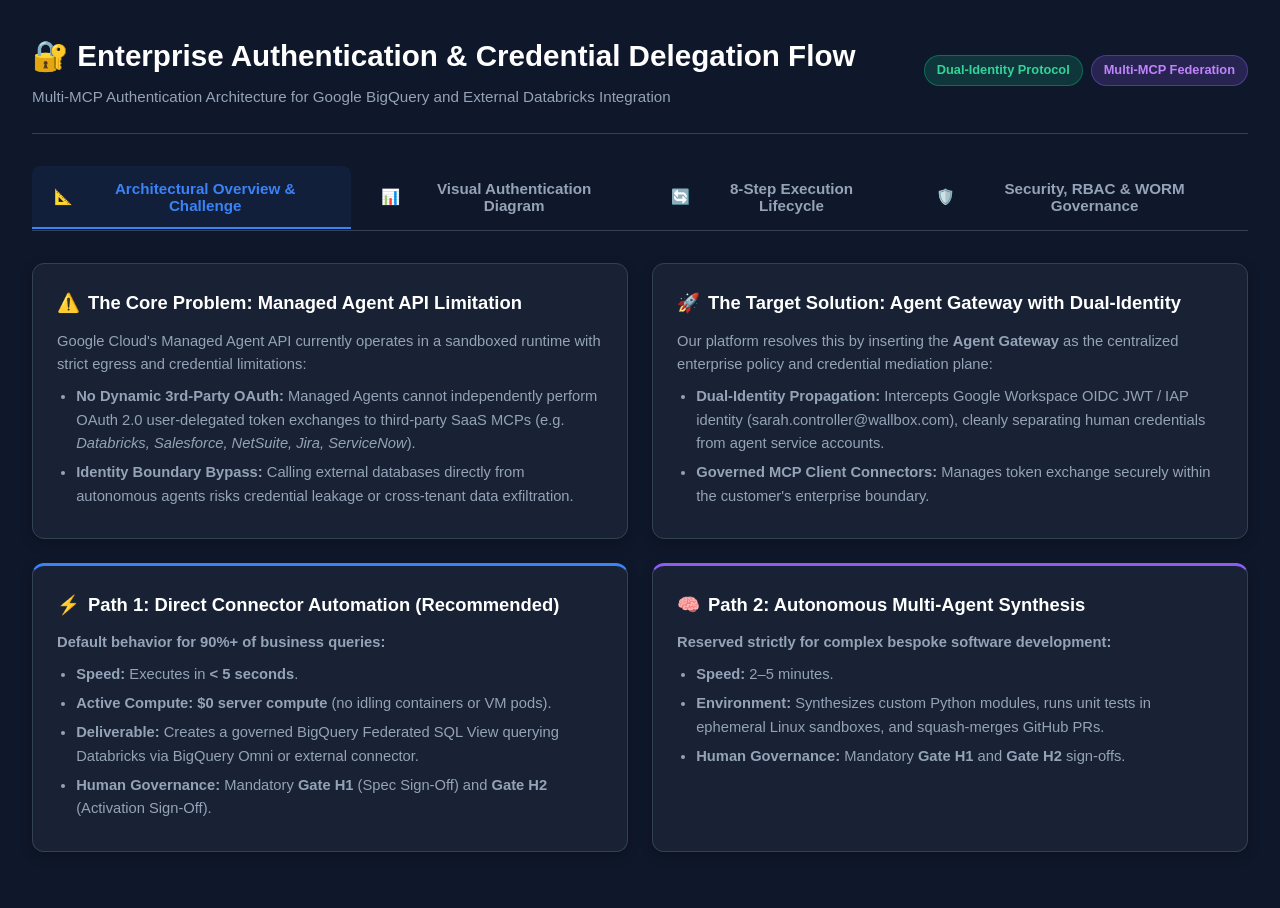
<file: docs/03_post_implementation_and_operations/auth_credential_delegation_flow.html>
<!DOCTYPE html>
<html lang="en">
<head>
  <meta charset="UTF-8">
  <meta name="viewport" content="width=device-width, initial-scale=1.0">
  <title>Authentication & Credential Delegation Architecture | Google Cloud SDO</title>
  <style>
    :root {
      --bg-primary: #0f172a;
      --bg-secondary: #1e293b;
      --bg-card: #182234;
      --border-color: #334155;
      --text-main: #f8fafc;
      --text-muted: #94a3b8;
      --google-blue: #3b82f6;
      --google-blue-hover: #2563eb;
      --google-green: #10b981;
      --google-red: #ef4444;
      --google-yellow: #f59e0b;
      --accent-purple: #8b5cf6;
      --accent-cyan: #06b6d4;
    }
    * {
      box-sizing: border-box;
      margin: 0;
      padding: 0;
      font-family: -apple-system, BlinkMacSystemFont, "Segoe UI", Roboto, Helvetica, Arial, sans-serif;
    }
    body {
      background-color: var(--bg-primary);
      color: var(--text-main);
      line-height: 1.6;
      padding: 2rem;
      min-height: 100vh;
    }
    .container {
      max-width: 1280px;
      margin: 0 auto;
    }
    header {
      border-bottom: 1px solid var(--border-color);
      padding-bottom: 1.5rem;
      margin-bottom: 2rem;
      display: flex;
      justify-content: space-between;
      align-items: center;
      flex-wrap: wrap;
      gap: 1rem;
    }
    .header-title h1 {
      font-size: 1.85rem;
      font-weight: 700;
      color: #fff;
      display: flex;
      align-items: center;
      gap: 0.75rem;
    }
    .badge {
      display: inline-block;
      padding: 0.25rem 0.75rem;
      font-size: 0.8rem;
      font-weight: 600;
      border-radius: 9999px;
      background: rgba(59, 130, 246, 0.2);
      color: #60a5fa;
      border: 1px solid rgba(59, 130, 246, 0.4);
    }
    .badge-green {
      background: rgba(16, 185, 129, 0.2);
      color: #34d399;
      border-color: rgba(16, 185, 129, 0.4);
    }
    .badge-purple {
      background: rgba(139, 92, 246, 0.2);
      color: #c084fc;
      border-color: rgba(139, 92, 246, 0.4);
    }
    header p {
      color: var(--text-muted);
      margin-top: 0.35rem;
      font-size: 0.95rem;
    }
    /* Tabs Navigation */
    .nav-tabs {
      display: flex;
      gap: 0.5rem;
      border-bottom: 1px solid var(--border-color);
      margin-bottom: 2rem;
      overflow-x: auto;
      padding-bottom: 1px;
    }
    .tab-button {
      background: transparent;
      border: none;
      color: var(--text-muted);
      padding: 0.85rem 1.35rem;
      font-size: 0.95rem;
      font-weight: 600;
      cursor: pointer;
      border-radius: 8px 8px 0 0;
      transition: all 0.2s ease;
      display: flex;
      align-items: center;
      gap: 0.5rem;
      border-bottom: 2px solid transparent;
    }
    .tab-button:hover {
      color: #fff;
      background: rgba(255, 255, 255, 0.04);
    }
    .tab-button.active {
      color: var(--google-blue);
      border-bottom: 2px solid var(--google-blue);
      background: rgba(59, 130, 246, 0.08);
    }
    /* Tab Contents */
    .tab-content {
      display: none;
      animation: fadeIn 0.3s ease;
    }
    .tab-content.active {
      display: block;
    }
    @keyframes fadeIn {
      from { opacity: 0; transform: translateY(6px); }
      to { opacity: 1; transform: translateY(0); }
    }
    /* Cards & Grids */
    .grid-2 {
      display: grid;
      grid-template-columns: repeat(auto-fit, minmax(340px, 1fr));
      gap: 1.5rem;
      margin-bottom: 1.5rem;
    }
    .grid-3 {
      display: grid;
      grid-template-columns: repeat(auto-fit, minmax(280px, 1fr));
      gap: 1.25rem;
      margin-bottom: 1.5rem;
    }
    .card {
      background: var(--bg-card);
      border: 1px solid var(--border-color);
      border-radius: 12px;
      padding: 1.5rem;
      box-shadow: 0 4px 12px rgba(0, 0, 0, 0.25);
    }
    .card h3 {
      font-size: 1.15rem;
      margin-bottom: 0.75rem;
      color: #fff;
      display: flex;
      align-items: center;
      gap: 0.5rem;
    }
    .card p, .card li {
      color: var(--text-muted);
      font-size: 0.92rem;
    }
    .card ul {
      margin-left: 1.2rem;
      margin-top: 0.5rem;
    }
    .card li {
      margin-bottom: 0.35rem;
    }
    /* SVG Diagram Container */
    .diagram-container {
      background: #090e17;
      border: 1px solid var(--border-color);
      border-radius: 12px;
      padding: 2rem;
      margin-bottom: 2rem;
      overflow-x: auto;
      text-align: center;
    }
    svg {
      max-width: 100%;
      height: auto;
    }
    /* Step Timeline */
    .timeline {
      position: relative;
      padding-left: 2rem;
      margin-bottom: 2rem;
    }
    .timeline::before {
      content: '';
      position: absolute;
      left: 7px;
      top: 10px;
      bottom: 10px;
      width: 2px;
      background: var(--border-color);
    }
    .timeline-item {
      position: relative;
      margin-bottom: 2rem;
    }
    .timeline-item::before {
      content: '';
      position: absolute;
      left: -2rem;
      top: 4px;
      width: 16px;
      height: 16px;
      border-radius: 50%;
      background: var(--google-blue);
      border: 3px solid var(--bg-primary);
      box-shadow: 0 0 0 2px var(--google-blue);
    }
    .timeline-item.active::before {
      background: var(--google-green);
      box-shadow: 0 0 0 2px var(--google-green);
    }
    .timeline-title {
      font-size: 1.1rem;
      font-weight: 700;
      color: #fff;
      margin-bottom: 0.35rem;
      display: flex;
      align-items: center;
      gap: 0.75rem;
    }
    .timeline-desc {
      color: var(--text-muted);
      font-size: 0.95rem;
      margin-bottom: 0.75rem;
    }
    /* Code Snippet Box */
    .code-box {
      background: #0a0f1d;
      border: 1px solid #1e293b;
      border-radius: 8px;
      position: relative;
      margin-top: 0.75rem;
      overflow: hidden;
    }
    .code-header {
      background: #131b2e;
      padding: 0.45rem 1rem;
      font-size: 0.8rem;
      color: #94a3b8;
      display: flex;
      justify-content: space-between;
      align-items: center;
      border-bottom: 1px solid #1e293b;
    }
    .copy-btn {
      background: rgba(255, 255, 255, 0.08);
      border: 1px solid rgba(255, 255, 255, 0.15);
      color: #e2e8f0;
      padding: 0.25rem 0.65rem;
      border-radius: 4px;
      font-size: 0.75rem;
      cursor: pointer;
      font-weight: 600;
      transition: all 0.2s;
    }
    .copy-btn:hover {
      background: var(--google-blue);
      border-color: var(--google-blue);
    }
    pre {
      padding: 1rem;
      color: #e2e8f0;
      font-size: 0.88rem;
      overflow-x: auto;
      font-family: "SFMono-Regular", Consolas, "Liberation Mono", Menlo, Courier, monospace;
    }
    /* Table Styling */
    table {
      width: 100%;
      border-collapse: collapse;
      margin-top: 1rem;
      background: var(--bg-card);
      border-radius: 8px;
      overflow: hidden;
      border: 1px solid var(--border-color);
    }
    th, td {
      padding: 0.85rem 1rem;
      text-align: left;
      font-size: 0.9rem;
    }
    th {
      background: #131d2e;
      color: #f1f5f9;
      font-weight: 600;
      border-bottom: 1px solid var(--border-color);
    }
    td {
      border-bottom: 1px solid var(--border-color);
      color: var(--text-muted);
    }
    tr:last-child td {
      border-bottom: none;
    }
    .highlight-text {
      color: #38bdf8;
      font-weight: 600;
    }
    .callout {
      background: rgba(59, 130, 246, 0.1);
      border-left: 4px solid var(--google-blue);
      padding: 1rem;
      border-radius: 0 8px 8px 0;
      margin: 1.25rem 0;
    }
    .callout-warning {
      background: rgba(245, 158, 11, 0.1);
      border-left-color: var(--google-yellow);
    }
    .callout h4 {
      color: #fff;
      font-size: 0.95rem;
      margin-bottom: 0.25rem;
    }
    .callout p {
      color: var(--text-muted);
      font-size: 0.9rem;
    }
  </style>
</head>
<body>

<div class="container">
  <!-- Header -->
  <header>
    <div class="header-title">
      <h1>
        🔐 Enterprise Authentication & Credential Delegation Flow
      </h1>
      <p>Multi-MCP Authentication Architecture for Google BigQuery and External Databricks Integration</p>
    </div>
    <div style="display: flex; gap: 0.5rem;">
      <span class="badge badge-green">Dual-Identity Protocol</span>
      <span class="badge badge-purple">Multi-MCP Federation</span>
    </div>
  </header>

  <!-- Navigation Tabs -->
  <div class="nav-tabs">
    <button class="tab-button active" onclick="switchTab('tab-overview')">
      <span>📐</span> Architectural Overview & Challenge
    </button>
    <button class="tab-button" onclick="switchTab('tab-diagram')">
      <span>📊</span> Visual Authentication Diagram
    </button>
    <button class="tab-button" onclick="switchTab('tab-lifecycle')">
      <span>🔄</span> 8-Step Execution Lifecycle
    </button>
    <button class="tab-button" onclick="switchTab('tab-security')">
      <span>🛡️</span> Security, RBAC & WORM Governance
    </button>
  </div>

  <!-- TAB 1: OVERVIEW -->
  <div id="tab-overview" class="tab-content active">
    <div class="grid-2">
      <div class="card">
        <h3><span>⚠️</span> The Core Problem: Managed Agent API Limitation</h3>
        <p>Google Cloud's Managed Agent API currently operates in a sandboxed runtime with strict egress and credential limitations:</p>
        <ul>
          <li><strong>No Dynamic 3rd-Party OAuth:</strong> Managed Agents cannot independently perform OAuth 2.0 user-delegated token exchanges to third-party SaaS MCPs (e.g. <em>Databricks, Salesforce, NetSuite, Jira, ServiceNow</em>).</li>
          <li><strong>Identity Boundary Bypass:</strong> Calling external databases directly from autonomous agents risks credential leakage or cross-tenant data exfiltration.</li>
        </ul>
      </div>

      <div class="card">
        <h3><span>🚀</span> The Target Solution: Agent Gateway with Dual-Identity</h3>
        <p>Our platform resolves this by inserting the <strong>Agent Gateway</strong> as the centralized enterprise policy and credential mediation plane:</p>
        <ul>
          <li><strong>Dual-Identity Propagation:</strong> Intercepts Google Workspace OIDC JWT / IAP identity (<code>sarah.controller@wallbox.com</code>), cleanly separating human credentials from agent service accounts.</li>
          <li><strong>Governed MCP Client Connectors:</strong> Manages token exchange securely within the customer's enterprise boundary.</li>
        </ul>
      </div>
    </div>

    <div class="grid-2">
      <div class="card" style="border-top: 3px solid var(--google-blue);">
        <h3><span>⚡</span> Path 1: Direct Connector Automation (Recommended)</h3>
        <p><strong>Default behavior for 90%+ of business queries:</strong></p>
        <ul>
          <li><strong>Speed:</strong> Executes in <strong>&lt; 5 seconds</strong>.</li>
          <li><strong>Active Compute:</strong> <strong>$0 server compute</strong> (no idling containers or VM pods).</li>
          <li><strong>Deliverable:</strong> Creates a governed BigQuery Federated SQL View querying Databricks via BigQuery Omni or external connector.</li>
          <li><strong>Human Governance:</strong> Mandatory <strong>Gate H1</strong> (Spec Sign-Off) and <strong>Gate H2</strong> (Activation Sign-Off).</li>
        </ul>
      </div>

      <div class="card" style="border-top: 3px solid var(--accent-purple);">
        <h3><span>🧠</span> Path 2: Autonomous Multi-Agent Synthesis</h3>
        <p><strong>Reserved strictly for complex bespoke software development:</strong></p>
        <ul>
          <li><strong>Speed:</strong> 2–5 minutes.</li>
          <li><strong>Environment:</strong> Synthesizes custom Python modules, runs unit tests in ephemeral Linux sandboxes, and squash-merges GitHub PRs.</li>
          <li><strong>Human Governance:</strong> Mandatory <strong>Gate H1</strong> and <strong>Gate H2</strong> sign-offs.</li>
        </ul>
      </div>
    </div>
  </div>

  <!-- TAB 2: VISUAL DIAGRAM -->
  <div id="tab-diagram" class="tab-content">
    <div class="diagram-container">
      <h3 style="color:#fff; margin-bottom: 1.5rem;">Interactive Dual-Identity & Multi-MCP Authentication Sequence</h3>
      <svg width="960" height="460" viewBox="0 0 960 460" fill="none" xmlns="http://www.w3.org/2000/svg">
        <!-- Background boxes -->
        <rect x="20" y="20" width="920" height="420" rx="12" fill="#0f172a" stroke="#334155" stroke-width="1.5"/>
        
        <!-- Plane 1: Ingress -->
        <rect x="50" y="50" width="260" height="90" rx="8" fill="#1e293b" stroke="#3b82f6" stroke-width="2"/>
        <text x="70" y="80" fill="#60a5fa" font-size="14" font-weight="700">1. Client Ingress Plane</text>
        <text x="70" y="105" fill="#cbd5e1" font-size="12">User: sarah.controller@wallbox.com</text>
        <text x="70" y="125" fill="#94a3b8" font-size="11">Google Workspace OIDC JWT / IAP</text>

        <!-- Arrow 1 -> 2 -->
        <path d="M310 95 L400 95" stroke="#3b82f6" stroke-width="2" stroke-dasharray="4 4"/>
        <polygon points="400,95 392,90 392,100" fill="#3b82f6"/>

        <!-- Plane 2: Agent Gateway -->
        <rect x="400" y="50" width="500" height="150" rx="8" fill="#182234" stroke="#10b981" stroke-width="2"/>
        <text x="420" y="80" fill="#34d399" font-size="14" font-weight="700">2. Agent Gateway (Dual-Identity & Policy Boundary)</text>
        <text x="420" y="105" fill="#cbd5e1" font-size="12">• Extracts Human Identity: Sarah (Finance Lead)</text>
        <text x="420" y="125" fill="#cbd5e1" font-size="12">• Enforces RBAC Policy: finance.yaml Table & Schema Allowlists</text>
        <text x="420" y="145" fill="#cbd5e1" font-size="12">• Mediates Token Exchange (Google IAM & Databricks OAuth/PAT)</text>
        <text x="420" y="165" fill="#94a3b8" font-size="11">• Evaluates Path 1 (Direct Process) vs Path 2 (Multi-Agent)</text>

        <!-- Arrow 2 -> BigQuery MCP -->
        <path d="M520 200 L520 280" stroke="#38bdf8" stroke-width="2"/>
        <polygon points="520,280 515,272 525,272" fill="#38bdf8"/>
        <text x="420" y="245" fill="#38bdf8" font-size="11" font-weight="600">GCP IAM Workload Identity</text>

        <!-- Arrow 2 -> Databricks MCP -->
        <path d="M780 200 L780 280" stroke="#f59e0b" stroke-width="2"/>
        <polygon points="780,280 775,272 785,272" fill="#f59e0b"/>
        <text x="790" y="245" fill="#f59e0b" font-size="11" font-weight="600">OAuth / Delegated PAT</text>

        <!-- Tool 1: BigQuery MCP -->
        <rect x="420" y="280" width="200" height="130" rx="8" fill="#1e293b" stroke="#38bdf8" stroke-width="2"/>
        <text x="435" y="305" fill="#38bdf8" font-size="13" font-weight="700">BigQuery Managed MCP</text>
        <text x="435" y="330" fill="#cbd5e1" font-size="11">Dataset: sdo_finance_demo</text>
        <text x="435" y="350" fill="#94a3b8" font-size="11">• invoices (EUR billing)</text>
        <text x="435" y="370" fill="#94a3b8" font-size="11">• exchange_rates</text>
        <text x="435" y="390" fill="#10b981" font-size="11">✓ Read Authorized</text>

        <!-- Tool 2: Databricks MCP -->
        <rect x="680" y="280" width="200" height="130" rx="8" fill="#1e293b" stroke="#f59e0b" stroke-width="2"/>
        <text x="695" y="305" fill="#f59e0b" font-size="13" font-weight="700">Databricks MCP Server</text>
        <text x="695" y="330" fill="#cbd5e1" font-size="11">Catalog: catalog_prod.finance</text>
        <text x="695" y="350" fill="#94a3b8" font-size="11">• charging_usage_logs</text>
        <text x="695" y="370" fill="#94a3b8" font-size="11">• kwh_meter_telemetry</text>
        <text x="695" y="390" fill="#10b981" font-size="11">✓ Query Authorized</text>

        <!-- Human Gates Overlay -->
        <rect x="50" y="280" width="260" height="130" rx="8" fill="#1e293b" stroke="#c084fc" stroke-width="1.5"/>
        <text x="70" y="305" fill="#c084fc" font-size="13" font-weight="700">Deterministic Human Gates</text>
        <text x="70" y="330" fill="#cbd5e1" font-size="11">Gate H1: Human Spec Sign-Off</text>
        <text x="70" y="350" fill="#cbd5e1" font-size="11">Gate H2: Activation Sign-Off</text>
        <text x="70" y="380" fill="#34d399" font-size="11">✓ Scale-to-Zero ($0 Idle Compute)</text>
      </svg>
    </div>
  </div>

  <!-- TAB 3: 8-STEP LIFECYCLE -->
  <div id="tab-lifecycle" class="tab-content">
    <div class="timeline">
      
      <!-- Step 1 -->
      <div class="timeline-item active">
        <div class="timeline-title">
          <span>1. Natural Language Brief Intake</span>
          <span class="badge">Google Chat / Web Dashboard</span>
        </div>
        <div class="timeline-desc">
          Sarah (Finance Lead) enters the request: <em>"Create a monthly profitability report joining charging session usage logs from Databricks with customer invoice tables in BigQuery."</em>
        </div>
      </div>

      <!-- Step 2 -->
      <div class="timeline-item active">
        <div class="timeline-title">
          <span>2. Dual-Identity Extraction</span>
          <span class="badge badge-green">Agent Gateway</span>
        </div>
        <div class="timeline-desc">
          Gateway inspects Google Workspace OIDC / IAP headers (<code>X-Goog-Authenticated-User-Email</code>), binds Sarah's human identity, and correlates it with the platform service account.
        </div>
      </div>

      <!-- Step 3 -->
      <div class="timeline-item active">
        <div class="timeline-title">
          <span>3. Domain RBAC & Table Allowlist Check</span>
          <span class="badge badge-purple">Policy Interceptor</span>
        </div>
        <div class="timeline-desc">
          Matches Sarah's role against <code>registry/skills/finance.yaml</code>. Verifies she is authorized to query <code>sdo_finance_demo.invoices</code> in BigQuery and <code>catalog_prod.finance.charging_usage_logs</code> in Databricks.
        </div>
        <div class="code-box">
          <div class="code-header">
            <span>registry/skills/finance.yaml</span>
            <button class="copy-btn" onclick="copyCode('code-yaml')">Copy Policy YAML</button>
          </div>
          <pre id="code-yaml">domain: finance
allowed_roles: ["finance_lead", "financial_analyst", "controller"]
allowed_connectors:
  bigquery:
    datasets: ["sdo_finance_demo"]
    tables: ["invoices", "receipts", "exchange_rates"]
  databricks_mcp:
    catalog: "catalog_prod"
    schema: "finance"
    tables: ["charging_usage_logs", "kwh_meter_telemetry"]
prohibited_operations: ["DROP", "TRUNCATE", "DELETE"]</pre>
        </div>
      </div>

      <!-- Step 4 -->
      <div class="timeline-item active">
        <div class="timeline-title">
          <span>4. Schema Introspection via Dual MCPs</span>
          <span class="badge">Parallel MCP Introspection</span>
        </div>
        <div class="timeline-desc">
          Gateway queries BigQuery Managed MCP for invoice schema (<code>customer_id</code>, <code>amount_eur</code>, <code>billing_date</code>) and Databricks MCP for usage schema (<code>customer_id</code>, <code>kwh_consumed</code>, <code>timestamp</code>).
        </div>
      </div>

      <!-- Step 5 -->
      <div class="timeline-item active">
        <div class="timeline-title">
          <span>5. Path 1 Selection & Gate H1 (Spec Sign-Off)</span>
          <span class="badge badge-green">Human Governance</span>
        </div>
        <div class="timeline-desc">
          Platform recommends <strong>Path 1: Direct Connector Automation</strong> (&lt;5s, $0 server compute). <code>DocumentalAgent</code> synthesizes <code>spec.md</code> with Gherkin scenarios. Sarah reviews and approves Gate H1.
        </div>
        <div class="code-box">
          <div class="code-header">
            <span>spec.md (Gherkin Contract)</span>
            <button class="copy-btn" onclick="copyCode('code-gherkin')">Copy Gherkin Spec</button>
          </div>
          <pre id="code-gherkin">Feature: Cross-Platform Databricks + BigQuery Profitability View
  Scenario: Compute average revenue per kWh by customer
    Given BigQuery table "sdo_finance_demo.invoices" containing billing records
    And Databricks table "catalog_prod.finance.charging_usage_logs" containing session logs
    When the view aggregates total EUR revenue and total kWh by customer_id and month
    Then avg_revenue_per_kwh must equal total_revenue_eur / total_kwh_delivered
    And zero division must be handled safely via SAFE_DIVIDE</pre>
        </div>
      </div>

      <!-- Step 6 -->
      <div class="timeline-item active">
        <div class="timeline-title">
          <span>6. Query Synthesis & Ephemeral Linux Sandbox Test</span>
          <span class="badge badge-purple">Implementer & Reviewer</span>
        </div>
        <div class="timeline-desc">
          Generates federated SQL view query joining BigQuery and Databricks. Validates syntax with <code>sqlfluff</code> and executes mock assertions in an ephemeral Linux sandbox (100% pass rate).
        </div>
        <div class="code-box">
          <div class="code-header">
            <span>BigQuery Federated SQL View</span>
            <button class="copy-btn" onclick="copyCode('code-sql')">Copy SQL View</button>
          </div>
          <pre id="code-sql">CREATE OR REPLACE VIEW `managed-agent-504409.sdo_finance_demo.v_monthly_customer_profitability` AS
SELECT 
  inv.customer_id,
  DATE_TRUNC(inv.billing_date, MONTH) AS billing_month,
  SUM(inv.amount_eur) AS total_revenue_eur,
  SUM(db.kwh_consumed) AS total_kwh_delivered,
  SAFE_DIVIDE(SUM(inv.amount_eur), SUM(db.kwh_consumed)) AS avg_revenue_per_kwh
FROM `managed-agent-504409.sdo_finance_demo.invoices` AS inv
LEFT JOIN EXTERNAL_QUERY("projects/managed-agent-504409/locations/us/connections/databricks-con",
  '''SELECT customer_id, kwh_consumed, timestamp FROM catalog_prod.finance.charging_usage_logs'''
) AS db ON inv.customer_id = db.customer_id
GROUP BY 1, 2;</pre>
        </div>
      </div>

      <!-- Step 7 -->
      <div class="timeline-item active">
        <div class="timeline-title">
          <span>7. Gate H2 Activation Sign-Off & Zero-Code Handover</span>
          <span class="badge badge-green">Automated Deployment</span>
        </div>
        <div class="timeline-desc">
          Sarah approves Gate H2. The platform automatically deploys the view into BigQuery and presents a <strong>Business Deliverable Card</strong> with a 1-click console link and live sample table preview.
        </div>
      </div>

      <!-- Step 8 -->
      <div class="timeline-item active">
        <div class="timeline-title">
          <span>8. Immutable WORM Audit Record</span>
          <span class="badge">Cloud Storage WORM</span>
        </div>
        <div class="timeline-desc">
          SHA-256 state trajectory and execution metadata sealed into immutable WORM Cloud Storage bucket (<code>sdo-worm-audit-managed-agent-504409</code>) for SOC 2 Type II compliance.
        </div>
      </div>

    </div>
  </div>

  <!-- TAB 4: SECURITY & GOVERNANCE -->
  <div id="tab-security" class="tab-content">
    <div class="grid-2">
      <div class="card">
        <h3><span>🛡️</span> Security & Compliance Safeguards</h3>
        <table>
          <thead>
            <tr>
              <th>Layer</th>
              <th>Enforcement Mechanism</th>
            </tr>
          </thead>
          <tbody>
            <tr>
              <td><strong>Identity</strong></td>
              <td>Google Workspace OIDC & IAP Header Verification</td>
            </tr>
            <tr>
              <td><strong>Authorization</strong></td>
              <td>Per-domain YAML manifests with table allowlists</td>
            </tr>
            <tr>
              <td><strong>Credential Vaulting</strong></td>
              <td>Databricks tokens securely vaulted; never exposed to LLM</td>
            </tr>
            <tr>
              <td><strong>Audit Integrity</strong></td>
              <td>Cloud Storage Object Retention (Bucket Lock WORM)</td>
            </tr>
          </tbody>
        </table>
      </div>

      <div class="card">
        <h3><span>🔍</span> Why This Outperforms Legacy Approaches</h3>
        <ul>
          <li><strong>No Token Leaks:</strong> The LLM generates query logic referencing table schemas, but never handles raw passwords, OAuth bearer tokens, or database secrets.</li>
          <li><strong>Zero Customer Shell Friction:</strong> Sarah never touches terminal CLI commands (<code>gcloud</code>, <code>python3</code>, <code>curl</code>). Everything is executed automatically in the active project upon Gate H2 sign-off.</li>
          <li><strong>Multi-Cloud Support:</strong> Connects Google Cloud datasets with Databricks, Salesforce, NetSuite, and Jira under a single governed plane.</li>
        </ul>
      </div>
    </div>
  </div>

</div>

<script>
  function switchTab(tabId) {
    document.querySelectorAll('.tab-content').forEach(el => el.classList.remove('active'));
    document.querySelectorAll('.tab-button').forEach(el => el.classList.remove('active'));
    
    const target = document.getElementById(tabId);
    if (target) {
      target.classList.add('active');
    }
    
    event.currentTarget.classList.add('active');
  }

  function copyCode(elementId) {
    const codeText = document.getElementById(elementId).innerText;
    navigator.clipboard.writeText(codeText).then(() => {
      alert('Copied to clipboard!');
    });
  }
</script>

</body>
</html>
</file>
